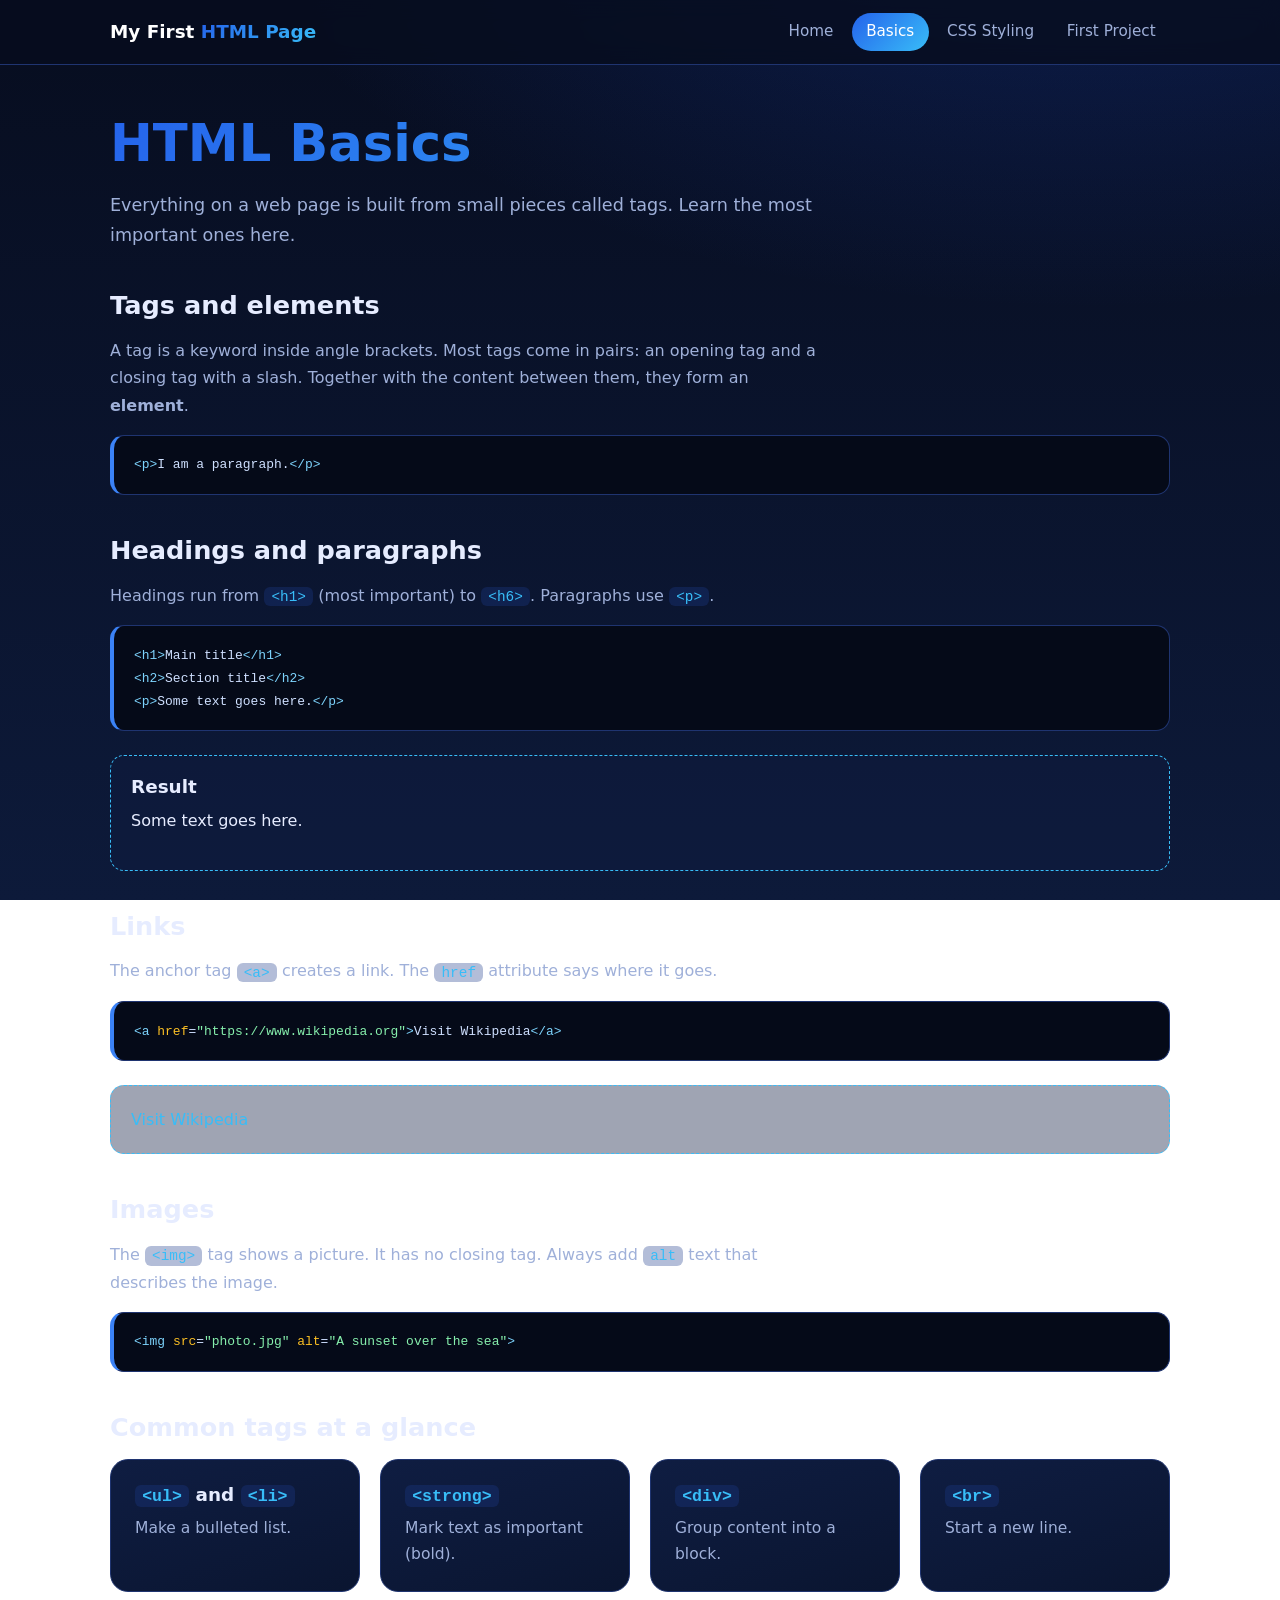
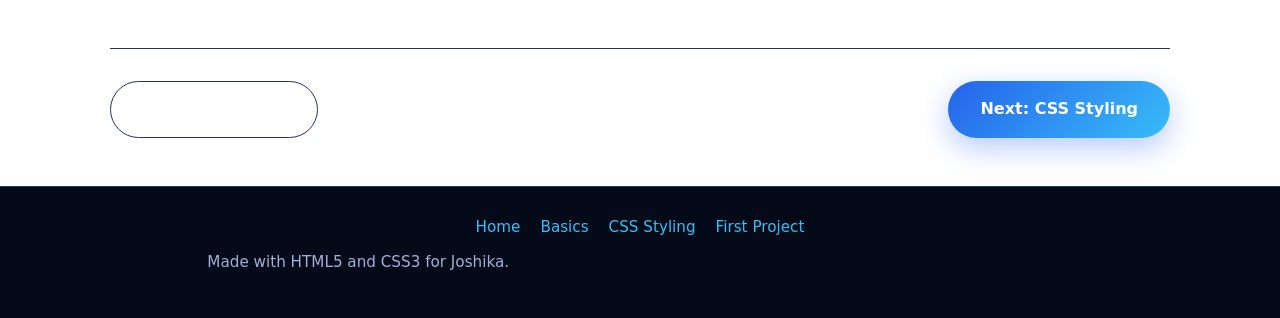
<file: files/basics.html>
<!DOCTYPE html>
<html lang="en">
<head>
  <meta charset="UTF-8">
  <meta name="viewport" content="width=device-width, initial-scale=1">
  <meta name="description" content="Learn HTML tags, headings, paragraphs, links and images.">
  <title>HTML Basics | My First HTML Page</title>
  <link rel="stylesheet" href="style.css">
</head>
<body>
  <header class="navbar">
    <nav class="nav-inner" aria-label="Main">
      <a class="logo" href="index.html">My First <span>HTML Page</span></a>
      <ul class="nav-links">
        <li><a href="index.html">Home</a></li>
        <li><a class="active" href="basics.html" aria-current="page">Basics</a></li>
        <li><a href="css-styling.html">CSS Styling</a></li>
        <li><a href="first-project.html">First Project</a></li>
      </ul>
    </nav>
  </header>

  <main>
    <div class="page-head">
      <h1 class="grad-text">HTML Basics</h1>
      <p>Everything on a web page is built from small pieces called tags. Learn the most important ones here.</p>
    </div>

    <section>
      <h2>Tags and elements</h2>
      <p>A tag is a keyword inside angle brackets. Most tags come in pairs: an opening tag and a closing tag with a slash. Together with the content between them, they form an <strong>element</strong>.</p>
      <pre><code><span class="tag">&lt;p&gt;</span>I am a paragraph.<span class="tag">&lt;/p&gt;</span></code></pre>
    </section>

    <section>
      <h2>Headings and paragraphs</h2>
      <p>Headings run from <code>&lt;h1&gt;</code> (most important) to <code>&lt;h6&gt;</code>. Paragraphs use <code>&lt;p&gt;</code>.</p>
      <pre><code><span class="tag">&lt;h1&gt;</span>Main title<span class="tag">&lt;/h1&gt;</span>
<span class="tag">&lt;h2&gt;</span>Section title<span class="tag">&lt;/h2&gt;</span>
<span class="tag">&lt;p&gt;</span>Some text goes here.<span class="tag">&lt;/p&gt;</span></code></pre>
      <div class="demo">
        <h3>Result</h3>
        <p>Some text goes here.</p>
      </div>
    </section>

    <section>
      <h2>Links</h2>
      <p>The anchor tag <code>&lt;a&gt;</code> creates a link. The <code>href</code> attribute says where it goes.</p>
      <pre><code><span class="tag">&lt;a</span> <span class="attr">href</span>=<span class="str">"https://www.wikipedia.org"</span><span class="tag">&gt;</span>Visit Wikipedia<span class="tag">&lt;/a&gt;</span></code></pre>
      <div class="demo"><a href="https://www.wikipedia.org" target="_blank" rel="noopener">Visit Wikipedia</a></div>
    </section>

    <section>
      <h2>Images</h2>
      <p>The <code>&lt;img&gt;</code> tag shows a picture. It has no closing tag. Always add <code>alt</code> text that describes the image.</p>
      <pre><code><span class="tag">&lt;img</span> <span class="attr">src</span>=<span class="str">"photo.jpg"</span> <span class="attr">alt</span>=<span class="str">"A sunset over the sea"</span><span class="tag">&gt;</span></code></pre>
    </section>

    <section>
      <h2>Common tags at a glance</h2>
      <div class="grid">
        <div class="card"><h3><code>&lt;ul&gt;</code> and <code>&lt;li&gt;</code></h3><p>Make a bulleted list.</p></div>
        <div class="card"><h3><code>&lt;strong&gt;</code></h3><p>Mark text as important (bold).</p></div>
        <div class="card"><h3><code>&lt;div&gt;</code></h3><p>Group content into a block.</p></div>
        <div class="card"><h3><code>&lt;br&gt;</code></h3><p>Start a new line.</p></div>
      </div>
    </section>

    <nav class="pager" aria-label="Page navigation">
      <a class="btn ghost" href="index.html">Previous: Home</a>
      <a class="btn" href="css-styling.html">Next: CSS Styling</a>
    </nav>
  </main>

  <footer>
    <ul>
      <li><a href="index.html">Home</a></li>
      <li><a href="basics.html">Basics</a></li>
      <li><a href="css-styling.html">CSS Styling</a></li>
      <li><a href="first-project.html">First Project</a></li>
    </ul>
    <p>Made with HTML5 and CSS3 for Joshika.</p>
  </footer>
</body>
</html>
</file>
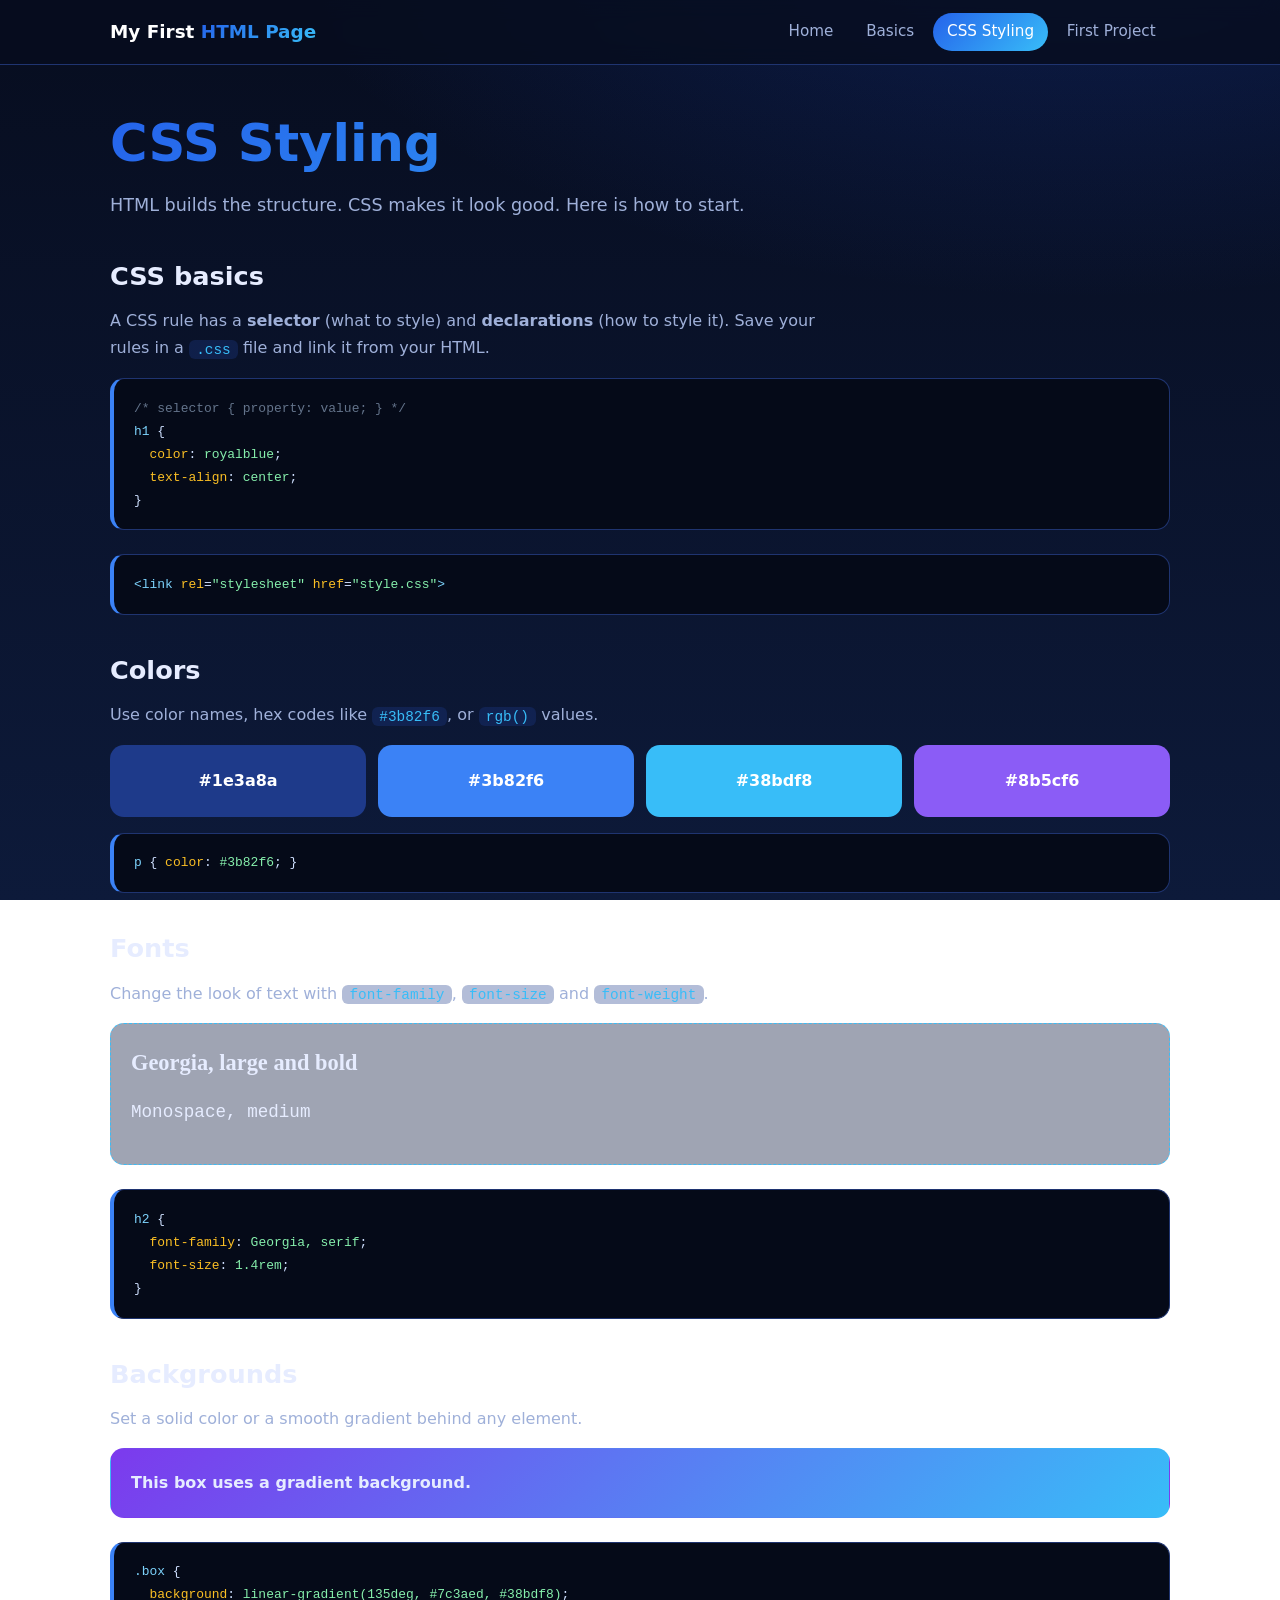
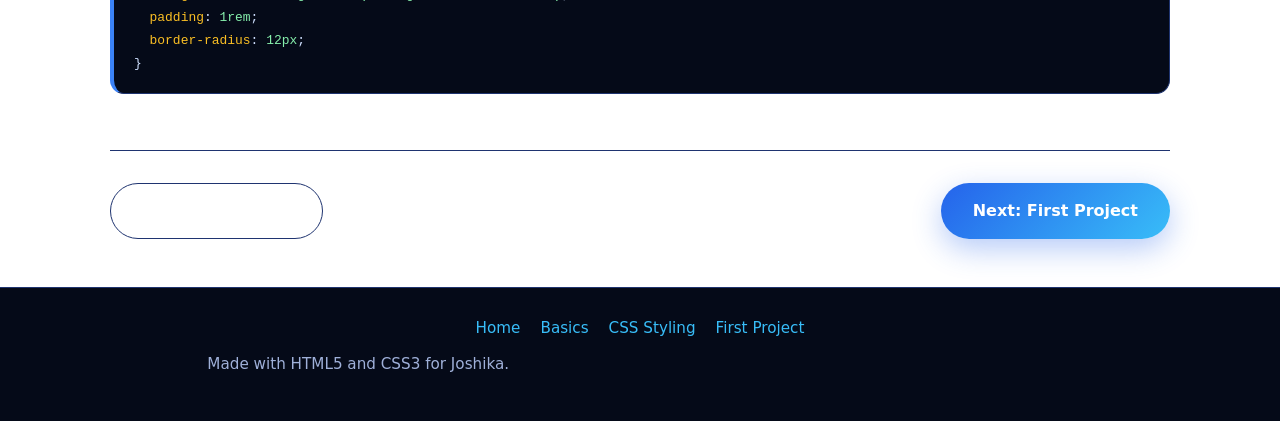
<file: files/css-styling.html>
<!DOCTYPE html>
<html lang="en">
<head>
  <meta charset="UTF-8">
  <meta name="viewport" content="width=device-width, initial-scale=1">
  <meta name="description" content="CSS basics: colors, fonts, backgrounds and styling examples.">
  <title>CSS Styling | My First HTML Page</title>
  <link rel="stylesheet" href="style.css">
</head>
<body>
  <header class="navbar">
    <nav class="nav-inner" aria-label="Main">
      <a class="logo" href="index.html">My First <span>HTML Page</span></a>
      <ul class="nav-links">
        <li><a href="index.html">Home</a></li>
        <li><a href="basics.html">Basics</a></li>
        <li><a class="active" href="css-styling.html" aria-current="page">CSS Styling</a></li>
        <li><a href="first-project.html">First Project</a></li>
      </ul>
    </nav>
  </header>

  <main>
    <div class="page-head">
      <h1 class="grad-text">CSS Styling</h1>
      <p>HTML builds the structure. CSS makes it look good. Here is how to start.</p>
    </div>

    <section>
      <h2>CSS basics</h2>
      <p>A CSS rule has a <strong>selector</strong> (what to style) and <strong>declarations</strong> (how to style it). Save your rules in a <code>.css</code> file and link it from your HTML.</p>
      <pre><code><span class="com">/* selector { property: value; } */</span>
<span class="tag">h1</span> {
  <span class="attr">color</span>: <span class="str">royalblue</span>;
  <span class="attr">text-align</span>: <span class="str">center</span>;
}</code></pre>
      <pre><code><span class="tag">&lt;link</span> <span class="attr">rel</span>=<span class="str">"stylesheet"</span> <span class="attr">href</span>=<span class="str">"style.css"</span><span class="tag">&gt;</span></code></pre>
    </section>

    <section>
      <h2>Colors</h2>
      <p>Use color names, hex codes like <code>#3b82f6</code>, or <code>rgb()</code> values.</p>
      <div class="swatches">
        <div class="swatch" style="background:#1e3a8a">#1e3a8a</div>
        <div class="swatch" style="background:#3b82f6">#3b82f6</div>
        <div class="swatch" style="background:#38bdf8">#38bdf8</div>
        <div class="swatch" style="background:#8b5cf6">#8b5cf6</div>
      </div>
      <pre><code><span class="tag">p</span> { <span class="attr">color</span>: <span class="str">#3b82f6</span>; }</code></pre>
    </section>

    <section>
      <h2>Fonts</h2>
      <p>Change the look of text with <code>font-family</code>, <code>font-size</code> and <code>font-weight</code>.</p>
      <div class="demo">
        <p style="font-family:Georgia,serif;font-size:1.4rem;font-weight:700">Georgia, large and bold</p>
        <p style="font-family:Consolas,monospace;font-size:1.1rem">Monospace, medium</p>
      </div>
      <pre><code><span class="tag">h2</span> {
  <span class="attr">font-family</span>: <span class="str">Georgia, serif</span>;
  <span class="attr">font-size</span>: <span class="str">1.4rem</span>;
}</code></pre>
    </section>

    <section>
      <h2>Backgrounds</h2>
      <p>Set a solid color or a smooth gradient behind any element.</p>
      <div class="demo" style="background:linear-gradient(135deg,#7c3aed,#38bdf8);border-style:solid;border-color:transparent">
        <p style="font-weight:700;margin:0">This box uses a gradient background.</p>
      </div>
      <pre><code><span class="tag">.box</span> {
  <span class="attr">background</span>: <span class="str">linear-gradient(135deg, #7c3aed, #38bdf8)</span>;
  <span class="attr">padding</span>: <span class="str">1rem</span>;
  <span class="attr">border-radius</span>: <span class="str">12px</span>;
}</code></pre>
    </section>

    <nav class="pager" aria-label="Page navigation">
      <a class="btn ghost" href="basics.html">Previous: Basics</a>
      <a class="btn" href="first-project.html">Next: First Project</a>
    </nav>
  </main>

  <footer>
    <ul>
      <li><a href="index.html">Home</a></li>
      <li><a href="basics.html">Basics</a></li>
      <li><a href="css-styling.html">CSS Styling</a></li>
      <li><a href="first-project.html">First Project</a></li>
    </ul>
    <p>Made with HTML5 and CSS3 for Joshika.</p>
  </footer>
</body>
</html>
</file>
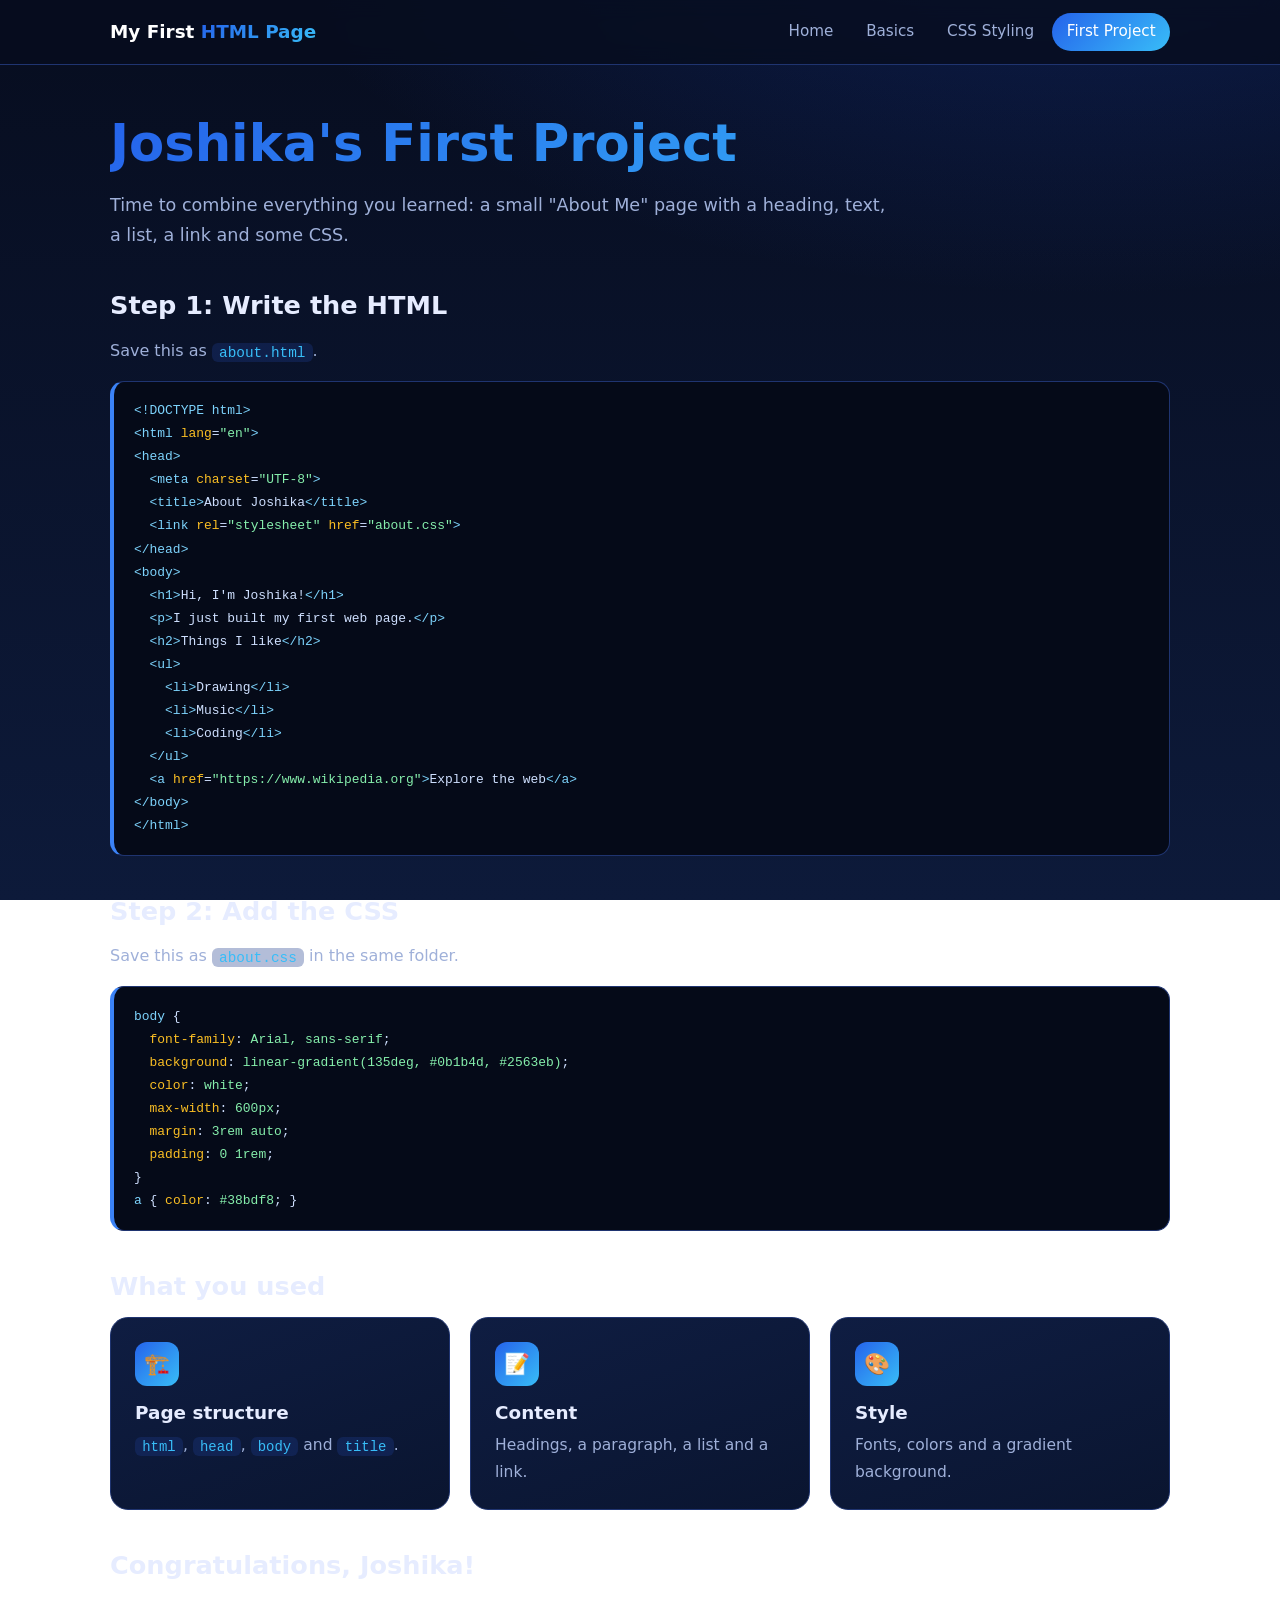
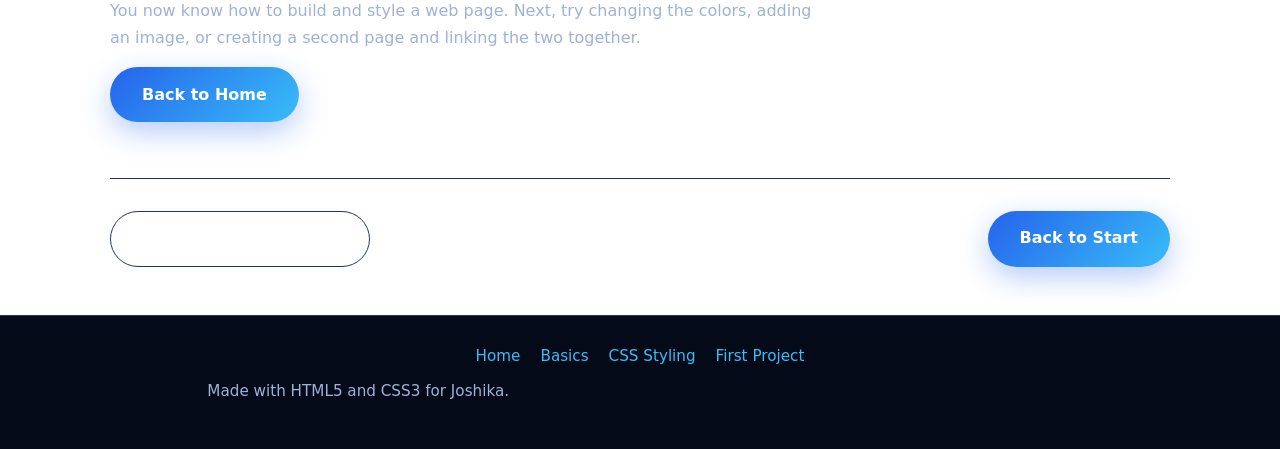
<file: files/first-project.html>
<!DOCTYPE html>
<html lang="en">
<head>
  <meta charset="UTF-8">
  <meta name="viewport" content="width=device-width, initial-scale=1">
  <meta name="description" content="Joshika's first complete HTML project with a full code example.">
  <title>First Project | My First HTML Page</title>
  <link rel="stylesheet" href="style.css">
</head>
<body>
  <header class="navbar">
    <nav class="nav-inner" aria-label="Main">
      <a class="logo" href="index.html">My First <span>HTML Page</span></a>
      <ul class="nav-links">
        <li><a href="index.html">Home</a></li>
        <li><a href="basics.html">Basics</a></li>
        <li><a href="css-styling.html">CSS Styling</a></li>
        <li><a class="active" href="first-project.html" aria-current="page">First Project</a></li>
      </ul>
    </nav>
  </header>

  <main>
    <div class="page-head">
      <h1 class="grad-text">Joshika's First Project</h1>
      <p>Time to combine everything you learned: a small "About Me" page with a heading, text, a list, a link and some CSS.</p>
    </div>

    <section>
      <h2>Step 1: Write the HTML</h2>
      <p>Save this as <code>about.html</code>.</p>
      <pre><code><span class="tag">&lt;!DOCTYPE html&gt;</span>
<span class="tag">&lt;html</span> <span class="attr">lang</span>=<span class="str">"en"</span><span class="tag">&gt;</span>
<span class="tag">&lt;head&gt;</span>
  <span class="tag">&lt;meta</span> <span class="attr">charset</span>=<span class="str">"UTF-8"</span><span class="tag">&gt;</span>
  <span class="tag">&lt;title&gt;</span>About Joshika<span class="tag">&lt;/title&gt;</span>
  <span class="tag">&lt;link</span> <span class="attr">rel</span>=<span class="str">"stylesheet"</span> <span class="attr">href</span>=<span class="str">"about.css"</span><span class="tag">&gt;</span>
<span class="tag">&lt;/head&gt;</span>
<span class="tag">&lt;body&gt;</span>
  <span class="tag">&lt;h1&gt;</span>Hi, I'm Joshika!<span class="tag">&lt;/h1&gt;</span>
  <span class="tag">&lt;p&gt;</span>I just built my first web page.<span class="tag">&lt;/p&gt;</span>
  <span class="tag">&lt;h2&gt;</span>Things I like<span class="tag">&lt;/h2&gt;</span>
  <span class="tag">&lt;ul&gt;</span>
    <span class="tag">&lt;li&gt;</span>Drawing<span class="tag">&lt;/li&gt;</span>
    <span class="tag">&lt;li&gt;</span>Music<span class="tag">&lt;/li&gt;</span>
    <span class="tag">&lt;li&gt;</span>Coding<span class="tag">&lt;/li&gt;</span>
  <span class="tag">&lt;/ul&gt;</span>
  <span class="tag">&lt;a</span> <span class="attr">href</span>=<span class="str">"https://www.wikipedia.org"</span><span class="tag">&gt;</span>Explore the web<span class="tag">&lt;/a&gt;</span>
<span class="tag">&lt;/body&gt;</span>
<span class="tag">&lt;/html&gt;</span></code></pre>
    </section>

    <section>
      <h2>Step 2: Add the CSS</h2>
      <p>Save this as <code>about.css</code> in the same folder.</p>
      <pre><code><span class="tag">body</span> {
  <span class="attr">font-family</span>: <span class="str">Arial, sans-serif</span>;
  <span class="attr">background</span>: <span class="str">linear-gradient(135deg, #0b1b4d, #2563eb)</span>;
  <span class="attr">color</span>: <span class="str">white</span>;
  <span class="attr">max-width</span>: <span class="str">600px</span>;
  <span class="attr">margin</span>: <span class="str">3rem auto</span>;
  <span class="attr">padding</span>: <span class="str">0 1rem</span>;
}
<span class="tag">a</span> { <span class="attr">color</span>: <span class="str">#38bdf8</span>; }</code></pre>
    </section>

    <section>
      <h2>What you used</h2>
      <div class="grid">
        <div class="card"><div class="icon" aria-hidden="true">🏗️</div><h3>Page structure</h3><p><code>html</code>, <code>head</code>, <code>body</code> and <code>title</code>.</p></div>
        <div class="card"><div class="icon" aria-hidden="true">📝</div><h3>Content</h3><p>Headings, a paragraph, a list and a link.</p></div>
        <div class="card"><div class="icon" aria-hidden="true">🎨</div><h3>Style</h3><p>Fonts, colors and a gradient background.</p></div>
      </div>
    </section>

    <section>
      <h2>Congratulations, Joshika!</h2>
      <p>You now know how to build and style a web page. Next, try changing the colors, adding an image, or creating a second page and linking the two together.</p>
      <a class="btn" href="index.html">Back to Home</a>
    </section>

    <nav class="pager" aria-label="Page navigation">
      <a class="btn ghost" href="css-styling.html">Previous: CSS Styling</a>
      <a class="btn" href="index.html">Back to Start</a>
    </nav>
  </main>

  <footer>
    <ul>
      <li><a href="index.html">Home</a></li>
      <li><a href="basics.html">Basics</a></li>
      <li><a href="css-styling.html">CSS Styling</a></li>
      <li><a href="first-project.html">First Project</a></li>
    </ul>
    <p>Made with HTML5 and CSS3 for Joshika.</p>
  </footer>
</body>
</html>
</file>
<file: files/style.css>
:root{
  --bg:#070d1f;--bg2:#0d1a3a;--card:#0f1d42;--line:#1f3470;
  --blue:#3b82f6;--cyan:#38bdf8;--text:#e6ecff;--muted:#9fb0d9;
  --grad:linear-gradient(135deg,#2563eb,#38bdf8);
  --font:"Segoe UI",system-ui,-apple-system,Roboto,Helvetica,Arial,sans-serif;
}
*{box-sizing:border-box;margin:0;padding:0}
html{scroll-behavior:smooth}
body{font-family:var(--font);color:var(--text);line-height:1.7;min-height:100vh;display:flex;flex-direction:column;
  background:radial-gradient(900px 500px at 85% -10%,#1d4ed855,transparent),linear-gradient(180deg,var(--bg),var(--bg2) 100%) fixed}
a{color:var(--cyan);text-decoration:none;transition:color .25s}
a:hover{color:#fff}
:focus-visible{outline:2px solid var(--cyan);outline-offset:3px}
img{max-width:100%;display:block}

/* Navbar */
.navbar{position:sticky;top:0;z-index:10;background:#070d1fcc;backdrop-filter:blur(10px);border-bottom:1px solid var(--line)}
.nav-inner{max-width:1100px;margin:auto;padding:.8rem 1.25rem;display:flex;flex-wrap:wrap;align-items:center;justify-content:space-between;gap:.5rem}
.logo{font-weight:800;font-size:1.15rem;color:#fff}
.logo span{background:var(--grad);-webkit-background-clip:text;background-clip:text;color:transparent}
.nav-links{display:flex;flex-wrap:wrap;gap:.25rem;list-style:none}
.nav-links a{display:block;padding:.4rem .9rem;border-radius:999px;color:var(--muted);font-size:.95rem;transition:background .25s,color .25s}
.nav-links a:hover{background:#1d3a8a66;color:#fff}
.nav-links a.active{background:var(--grad);color:#fff}

/* Layout */
main{flex:1;width:100%;max-width:1100px;margin:auto;padding:3rem 1.25rem}
h1,h2,h3{line-height:1.2}
h1{font-size:clamp(2rem,5vw,3.2rem);margin-bottom:1rem}
h2{font-size:1.6rem;margin:2.5rem 0 1rem}
h3{font-size:1.15rem;margin-bottom:.5rem}
p{color:var(--muted);margin-bottom:1rem;max-width:70ch}
.grad-text{background:var(--grad);-webkit-background-clip:text;background-clip:text;color:transparent}
.page-head{margin-bottom:2rem}
.page-head p{font-size:1.1rem}

/* Hero */
.hero{min-height:70vh;display:grid;place-items:center;text-align:center;position:relative}
.hero h1{font-size:clamp(2.5rem,8vw,5rem);letter-spacing:-.02em;animation:rise 1s ease both}
.hero .sub{font-size:clamp(1.2rem,3vw,1.7rem);font-weight:600;color:#fff;margin-bottom:1rem;animation:rise 1s .15s ease both}
.hero p{margin:0 auto 2rem;animation:rise 1s .3s ease both}
.hero .btn{animation:rise 1s .45s ease both}
.orb{position:absolute;width:320px;height:320px;border-radius:50%;background:var(--grad);filter:blur(90px);opacity:.25;z-index:-1;animation:float 8s ease-in-out infinite}
@keyframes rise{from{opacity:0;transform:translateY(24px)}to{opacity:1;transform:none}}
@keyframes float{50%{transform:translateY(-30px) scale(1.08)}}

/* Buttons */
.btn{display:inline-block;padding:.85rem 2rem;border-radius:999px;background:var(--grad);color:#fff;font-weight:700;border:0;box-shadow:0 10px 30px #2563eb55;transition:transform .25s,box-shadow .25s}
.btn:hover{transform:translateY(-3px);box-shadow:0 14px 36px #2563eb88;color:#fff}
.btn.ghost{background:transparent;border:1px solid var(--line);box-shadow:none}
.btn.ghost:hover{border-color:var(--cyan);background:#1d3a8a44}

/* Cards */
.grid{display:grid;grid-template-columns:repeat(auto-fit,minmax(240px,1fr));gap:1.25rem}
.card{background:linear-gradient(160deg,var(--card),#0a1530);border:1px solid var(--line);border-radius:18px;padding:1.5rem;transition:transform .3s,border-color .3s,box-shadow .3s}
.card:hover{transform:translateY(-6px);border-color:var(--blue);box-shadow:0 18px 40px #00000066}
.card p{margin:0;font-size:.97rem}
.icon{width:44px;height:44px;border-radius:12px;background:var(--grad);display:grid;place-items:center;font-size:1.3rem;margin-bottom:1rem}

/* Code */
pre{background:#050a18;border:1px solid var(--line);border-left:4px solid var(--blue);border-radius:14px;padding:1.1rem 1.25rem;overflow-x:auto;margin:1rem 0 1.5rem;font:.9rem/1.6 "Cascadia Code",Consolas,Menlo,monospace;color:#cfe0ff}
code{font-family:Consolas,Menlo,monospace;background:#1d3a8a55;color:var(--cyan);padding:.1rem .45rem;border-radius:6px;font-size:.9em}
pre code{background:none;padding:0;color:inherit}
.tag{color:#7dd3fc}.attr{color:#fbbf24}.str{color:#86efac}.com{color:#64748b}

/* Demo box */
.demo{border:1px dashed var(--cyan);border-radius:14px;padding:1.25rem;background:#0f1d4266;margin-bottom:1.5rem}
.demo p{color:var(--text)}
.swatches{display:flex;flex-wrap:wrap;gap:.75rem}
.swatch{flex:1 1 120px;padding:1.4rem 1rem;border-radius:14px;text-align:center;font-weight:600;color:#fff;transition:transform .25s}
.swatch:hover{transform:scale(1.06)}

/* Prev / Next */
.pager{display:flex;justify-content:space-between;gap:1rem;flex-wrap:wrap;margin-top:3.5rem;padding-top:2rem;border-top:1px solid var(--line)}

/* Footer */
footer{border-top:1px solid var(--line);background:#050a18;text-align:center;padding:1.75rem 1.25rem;color:var(--muted);font-size:.95rem}
footer ul{list-style:none;display:flex;justify-content:center;flex-wrap:wrap;gap:1.25rem;margin-bottom:.6rem}

@media (max-width:600px){
  main{padding:2rem 1rem}
  .nav-inner{justify-content:center}
  .pager .btn{flex:1;text-align:center}
}
@media (prefers-reduced-motion:reduce){*{animation:none!important;transition:none!important}}
</file>
